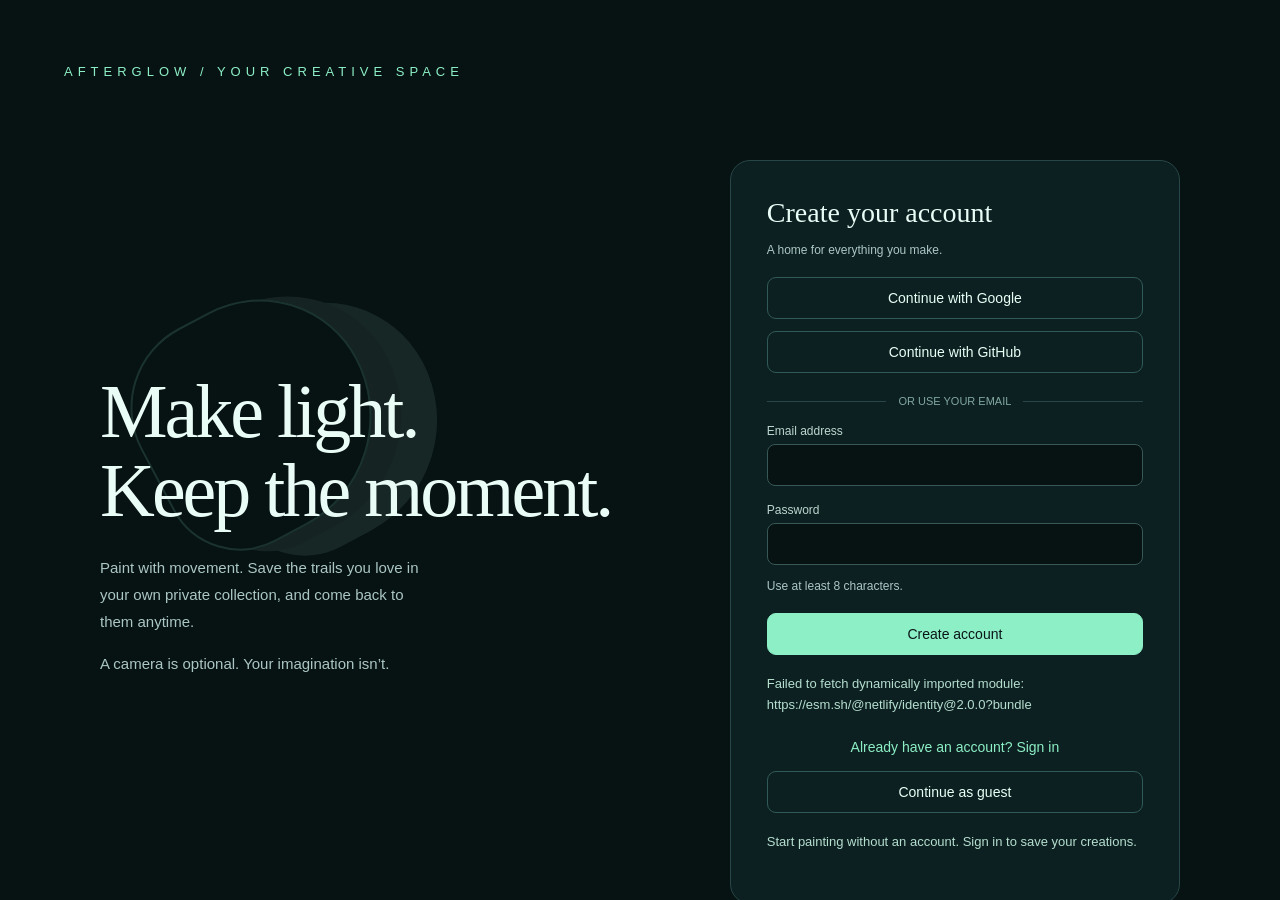
<file: index.html>
<!doctype html>
<html lang="en"><head><meta charset="utf-8"><meta name="viewport" content="width=device-width,initial-scale=1"><title>Afterglow: Paint Light Trails with Your Hands (Webcam Hand Tracking)</title>
<meta name="description" content="Afterglow lets you paint glowing, fading light trails in your browser. Use your webcam to draw with your fingertip, or simply use your mouse or touch screen. No install needed.">
<link rel="canonical" href="https://afterglooow.netlify.app/">
<meta name="google-site-verification" content="SqPLnMgJM1cCs8jsIj-606jAPmVUG7Ee90FeNB-w3LE" />
<meta name="theme-color" content="#020505">
<meta name="robots" content="index,follow,max-image-preview:large">
<meta property="og:type" content="website">
<meta property="og:site_name" content="Afterglow">
<meta property="og:title" content="Afterglow: Paint Light Trails with Your Hands">
<meta property="og:description" content="Afterglow lets you paint glowing, fading light trails in your browser. Use your webcam to draw with your fingertip, or simply use your mouse or touch screen. No install needed.">
<meta property="og:url" content="https://afterglooow.netlify.app/">
<meta property="og:image" content="https://afterglooow.netlify.app/og-image.png">
<meta property="og:image:width" content="1200">
<meta property="og:image:height" content="630">
<meta property="og:image:alt" content="Glowing green and violet light trails with the word AFTERGLOW">
<meta name="twitter:card" content="summary_large_image">
<meta name="twitter:title" content="Afterglow: Paint Light Trails with Your Hands">
<meta name="twitter:description" content="Afterglow lets you paint glowing, fading light trails in your browser. Use your webcam to draw with your fingertip, or simply use your mouse or touch screen. No install needed.">
<meta name="twitter:image" content="https://afterglooow.netlify.app/og-image.png">
<script type="application/ld+json">{"@context":"https://schema.org","@type":"WebApplication","name":"Afterglow","url":"https://afterglooow.netlify.app/","description":"Afterglow lets you paint glowing, fading light trails in your browser. Use your webcam to draw with your fingertip, or simply use your mouse or touch screen. No install needed.","applicationCategory":"MultimediaApplication","operatingSystem":"Any (web browser)","browserRequirements":"Requires a browser with WebGL2. A webcam is optional.","inLanguage":"en","image":"https://afterglooow.netlify.app/og-image.png","offers":{"@type":"Offer","price":"0","priceCurrency":"USD"}}</script><style>
:root{color-scheme:dark}*{box-sizing:border-box}body{margin:0;overflow:hidden;background:#020505;color:#e9fcf6;font:14px system-ui}#wall,#cursor{position:fixed;inset:0;display:block}#wall{touch-action:none}#cursor{pointer-events:none}#panel{position:fixed;z-index:3;top:16px;left:16px;width:310px;max-height:94vh;overflow:auto;padding:17px;background:#0a1719ed;border:1px solid #254749;border-radius:18px}h1{font-size:24px;letter-spacing:3px;margin:0 0 5px}#tag{font-size:10px;color:#80a9a4;letter-spacing:1.2px}p{font-size:12px;color:#abc7c4;line-height:1.5}button,select{background:#133033;border:1px solid #315958;border-radius:9px;color:#e5fff5;padding:8px;margin:3px;cursor:pointer}button:disabled{opacity:.45}label{display:flex;align-items:center;gap:7px;margin:10px 0;font-size:12px;color:#bbd6d0}.name{width:90px}input[type=range]{width:100px;accent-color:#73efba}input[type=checkbox]{accent-color:#73efba}input[type=color]{width:36px;height:26px;padding:0;border:0;background:none}output{min-width:40px;color:#d9fff0}#status{color:#8cefc5;font-size:12px;line-height:1.5;margin-top:12px}#stats{color:#789b96;font:10px monospace;margin-top:8px;white-space:pre-line}#camera{position:fixed;z-index:3;bottom:16px;right:16px;width:265px;background:#0a1719ed;border:1px solid #254749;border-radius:15px;overflow:hidden}header{display:flex;justify-content:space-between;padding:9px 12px;color:#a3c8bf;font-size:10px;letter-spacing:1px}#feed{position:relative;aspect-ratio:4/3;background:#030909;transform:scaleX(-1)}video{position:absolute;width:100%;height:100%;object-fit:contain}#landmarks{position:absolute;inset:0;width:100%;height:100%;pointer-events:none}#legend{font-size:11px;line-height:1.7;padding:9px 12px;color:#a3c8bf}#hint{position:fixed;bottom:18px;left:20px;max-width:48%;color:#608a7e;font-size:12px;pointer-events:none}#reveal{position:fixed;z-index:4;left:15px;top:12px;display:none}body.clean #panel,body.clean #camera,body.clean #hint{display:none}body.clean #reveal{display:block;opacity:.5}body.noPreview #camera{display:none}@media(max-width:650px){#panel{width:245px;top:10px;left:10px;padding:12px}#camera{width:175px;right:10px;bottom:10px}.name{width:75px}input[type=range]{width:80px}#hint{font-size:10px}}

#welcome{width:min(900px,calc(100% - 28px));max-height:calc(100dvh - 28px);padding:0;border:1px solid #315958;border-radius:22px;background:#0a1719;color:#e9fcf6;box-shadow:0 24px 100px #020505aa;overflow:auto}
#welcome::backdrop{background:#020909dc;backdrop-filter:blur(10px)}
.welcome-content{padding:clamp(22px,4vw,40px)}.welcome-eyebrow{color:#8cefc5;font-size:10px;letter-spacing:3px}.welcome-title{font-size:clamp(28px,5vw,44px);line-height:1.1;letter-spacing:-1px;margin:12px 0}.welcome-intro{max-width:580px;font-size:14px;margin:0 0 20px}.welcome-notice{padding:12px 15px;border-left:3px solid #8cefc5;background:#133033;border-radius:0 9px 9px 0;font-size:13px;line-height:1.6;color:#d9eee7}.welcome-columns{display:grid;grid-template-columns:.85fr 1.15fr;gap:30px;margin-top:24px}#welcome h3{font-size:11px;letter-spacing:2px;color:#8cefc5;margin:0 0 14px}.welcome-steps{padding-left:20px;margin:0}.welcome-steps li{padding:0 0 12px 4px;font-size:13px;line-height:1.6;color:#abc7c4}.welcome-steps strong{color:#e9fcf6}.welcome-settings{margin:0;display:grid;grid-template-columns:112px 1fr;gap:9px 12px;font-size:12px;line-height:1.5}.welcome-settings dt{color:#e9fcf6}.welcome-settings dd{margin:0;color:#abc7c4}.welcome-footer{border-top:1px solid #254749;margin-top:22px;padding-top:18px;display:flex;align-items:center;justify-content:space-between;gap:16px;flex-wrap:wrap}.welcome-footer p{margin:0;max-width:320px;font-size:11px}.welcome-actions{display:flex;gap:6px;flex-wrap:wrap}#welcome-start{background:#8cefc5;color:#0a1719;border-color:#8cefc5;font-weight:700}button:focus-visible,select:focus-visible,input:focus-visible{outline:2px solid #8cefc5;outline-offset:3px}button:hover:not(:disabled){filter:brightness(1.16)}@media(max-width:650px){.welcome-columns{grid-template-columns:1fr;gap:18px}.welcome-title{font-size:30px}.welcome-settings{grid-template-columns:100px 1fr}.welcome-footer{gap:12px}} 
.seo-text{position:absolute;width:1px;height:1px;margin:-1px;padding:0;overflow:hidden;clip:rect(0 0 0 0);white-space:nowrap;border:0}</style><link rel="stylesheet" href="accounts.css"></head><body><canvas id="wall"></canvas><canvas id="cursor"></canvas><button id="reveal">Show controls · H</button><section id="panel"><div id="account-bar"><div id="account-name"></div><button id="save-creation">Save creation</button><button id="open-gallery">My creations</button><button id="sign-out">Sign out</button><div id="save-status" role="status"></div></div><h1>AFTERGLOW</h1><div id="tag">INDEX TIP · OPEN HAND STOPS · 2D TRACKING</div><p>The index fingertip is your brush. Open all five fingers to stop and reposition. Every other detected pose paints—including a fist. Uses the working 2D gesture geometry, not the reverted 3D version.</p><button id="start">Enable camera</button><button id="stop" disabled>Stop</button><button id="clear">Clear wall</button><button id="recenter">Recalibrate focus</button><button id="hide">Hide controls</button><button id="help">How to play</button><label><span class="name">Hands</span><select id="handLimit"><option value="1">One (A only)</option><option value="2" selected>Two (A + B)</option></select></label><label><span class="name">Tracking</span><select id="delegate"><option>GPU</option><option>CPU</option></select></label><label><span class="name">Fade duration</span><input id="fade" type="range" min="1" max="20" value="5"><output id="fadeValue">5 s</output></label><label><span class="name">Brush size</span><input id="brush" type="range" min="5" max="55" value="18"><output id="brushValue">18 px</output></label><label><span class="name">Brightness</span><input id="brightness" type="range" min=".3" max="2" step=".1" value="1"><output id="brightnessValue">1×</output></label><label><span class="name">Smoothing</span><input id="smooth" type="range" min="0" max="70" value="5"><output id="smoothValue">5 ms</output></label><label><span class="name">Render scale</span><select id="quality"><option value=".65">Performance</option><option value="1" selected>Balanced</option><option value="1.5">High</option></select></label><label><span class="name">Hand A</span><input id="colorA" type="color" value="#68ffac"><span>Hand B</span><input id="colorB" type="color" value="#a88aff"></label><label><input id="preview" type="checkbox" checked> Camera preview</label><label><input id="cursors" type="checkbox" checked> Brush outlines</label><div id="status">Mouse/touch works immediately. Enable camera for finger painting.</div><div id="stats">Initializing WebGL2…</div></section><section id="camera"><header><span>OPEN HAND = OFF</span><span id="count">0 detected</span></header><div id="feed"><video id="video" autoplay muted playsinline></video><canvas id="landmarks"></canvas></div><div id="legend"><div id="handA">Hand A: waiting</div><div id="handB">Hand B: waiting for confirmation</div>All five fingers open = OFF.<br>Any other pose = paint from index tip.<br>Farther from webcam = wider, softer focus.<br>One visible hand always uses A.</div></section><div id="hint">C: clear · H: hide controls<br>Open all five fingers to reposition without painting.</div><section class="seo-text" aria-label="About Afterglow"><h2>Afterglow: webcam hand-tracking light painting</h2><p>Afterglow is a free browser app for painting glowing light trails with your hands. Your webcam tracks your index fingertip, which becomes the brush. Open all five fingers to pause and reposition, move closer or farther from the camera to change the brush size and softness, and use two hands to paint with two colors. Your marks slowly fade away. No camera? You can also paint with a mouse or touch screen. Sign in to save your creations, or continue as a guest.</p></section>

<dialog id="welcome" aria-labelledby="welcome-title" aria-describedby="welcome-intro">
<div class="welcome-content">
<div class="welcome-eyebrow">AFTERGLOW / A QUICK GUIDE</div>
<h2 class="welcome-title" id="welcome-title">Turn movement into light.</h2>
<p class="welcome-intro" id="welcome-intro">Paint glowing trails with your fingertips, experiment with two colors, and watch your marks slowly fade.</p>
<div class="welcome-notice"><strong>Best in landscape mode.</strong> Rotate your phone or tablet for more room to paint.<br><strong>Camera permission is required for hand tracking.</strong> Choose Enable camera below, then select Allow when your browser asks.</div>
<div class="welcome-columns">
<section><h3>HOW TO INTERACT</h3><ol class="welcome-steps">
<li><strong>Find your hands.</strong> Face the camera and hold an open palm in view briefly to calibrate focus.</li>
<li><strong>Paint with your index fingertip.</strong> Move your hand to draw. Every pose except a fully open hand paints, including a fist.</li>
<li><strong>Open all five fingers to pause.</strong> Reposition with your hand open, then change your pose to paint again.</li>
<li><strong>Play with depth and color.</strong> Move farther from the camera for wider, softer marks. Use two hands for two brushes; a single visible hand always uses Hand A.</li>
<li><strong>Or use mouse and touch.</strong> Click and drag, or touch and drag, to paint without a camera. Release to stop.</li>
</ol><p>Press <strong>C</strong> to clear and <strong>H</strong> to hide or show controls. Use <strong>How to play</strong> to reopen this guide.</p></section>
<section><h3>YOUR LEFT-SIDE CONTROLS</h3><dl class="welcome-settings">
<dt>Camera / Stop</dt><dd>Enable hand tracking or stop the camera.</dd>
<dt>Clear wall</dt><dd>Erase all current trails and start fresh.</dd>
<dt>Recalibrate focus</dt><dd>Reset depth-based brush sizing, then hold an open palm in view.</dd>
<dt>Hide controls</dt><dd>Hide the panel and preview for more painting space.</dd>
<dt>Hands</dt><dd>Track one brush (A) or two brushes (A + B).</dd>
<dt>Tracking</dt><dd>Choose GPU or CPU before enabling the camera. Try CPU if GPU tracking fails.</dd>
<dt>Fade duration</dt><dd>Set how long trails remain visible: 1–20 seconds.</dd>
<dt>Brush size</dt><dd>Adjust the base width of your marks.</dd>
<dt>Brightness</dt><dd>Make the light softer or more intense.</dd>
<dt>Smoothing</dt><dd>Increase for steadier movement; decrease for a quicker response.</dd>
<dt>Render scale</dt><dd>Choose Performance, Balanced, or High to trade detail for speed.</dd>
<dt>Hand A / Hand B</dt><dd>Pick each brush’s color. Mouse and touch use Hand A.</dd>
<dt>Camera preview</dt><dd>Show or hide the video and hand-tracking overlay.</dd>
<dt>Brush outlines</dt><dd>Show or hide the brush position and size guides.</dd>
</dl></section>
</div>
<div class="welcome-footer"><p>You can start without a camera and enable it later from the left panel.</p><div class="welcome-actions"><button id="welcome-explore" autofocus>Try mouse / touch</button><button id="welcome-start">Enable camera &amp; paint</button></div></div>
</div></dialog>
<script>
const welcome = document.getElementById('welcome');
let welcomeTrigger = null;
function openWelcome(trigger) { welcomeTrigger = trigger; welcome.showModal(); }
function closeWelcome() { welcome.close(); (welcomeTrigger || document.getElementById('help')).focus(); }
document.getElementById('welcome-explore').onclick = closeWelcome;
document.getElementById('welcome-start').onclick = () => { closeWelcome(); document.getElementById('start').click(); };
document.getElementById('help').onclick = event => openWelcome(event.currentTarget);
welcome.addEventListener('cancel', event => { event.preventDefault(); closeWelcome(); });
// Account initialization opens the guide after authentication.
</script>
<script type="module">
const WORKER="let tracker;onmessage=async({data:d})=>{try{if(d.type==='init'){const {HandLandmarker,FilesetResolver}=await import('https://cdn.jsdelivr.net/npm/@mediapipe/tasks-vision@0.10.14/vision_bundle.mjs');const files=await FilesetResolver.forVisionTasks('https://cdn.jsdelivr.net/npm/@mediapipe/tasks-vision@0.10.14/wasm');const o={baseOptions:{modelAssetPath:'https://storage.googleapis.com/mediapipe-models/hand_landmarker/hand_landmarker/float16/1/hand_landmarker.task',delegate:d.delegate},runningMode:'VIDEO',numHands:d.numHands,minHandDetectionConfidence:.5,minHandPresenceConfidence:.4,minTrackingConfidence:.4};let backend=d.delegate;try{tracker=await HandLandmarker.createFromOptions(files,o)}catch(e){if(backend==='CPU')throw e;o.baseOptions.delegate=backend='CPU';tracker=await HandLandmarker.createFromOptions(files,o)}postMessage({type:'ready',backend})}else if(d.type==='frame'){try{const t=performance.now(),r=tracker.detectForVideo(d.bitmap,d.timestamp);postMessage({type:'result',hands:r.landmarks,w:d.bitmap.width,h:d.bitmap.height,ms:performance.now()-t})}finally{d.bitmap.close()}}}catch(e){postMessage({type:'error',message:e.message})}};";
const $=id=>document.getElementById(id),wall=$('wall'),cursor=$('cursor'),cc=cursor.getContext('2d'),video=$('video'),overlay=$('landmarks'),lc=overlay.getContext('2d'),status=$('status');
const gl=wall.getContext('webgl2',{alpha:false,antialias:false,depth:false,stencil:false,powerPreference:'high-performance',preserveDrawingBuffer:false});if(!gl){status.textContent='WebGL2 unavailable. Enable graphics acceleration.';throw new Error('WebGL2 required')}
const VS=`#version 300 es
precision highp float;
layout(location=0) in vec2 center;layout(location=1) in float radius;layout(location=2) in vec3 color;layout(location=3) in float energy;layout(location=4) in float born;
uniform vec2 viewportSize;uniform float now;uniform float lifetime;out vec2 uv;out vec3 ink;out float strength;
void main(){vec2 corners[6]=vec2[6](vec2(-1,-1),vec2(1,-1),vec2(-1,1),vec2(-1,1),vec2(1,-1),vec2(1,1));uv=corners[gl_VertexID];vec2 p=center+uv*radius*2.4;gl_Position=vec4(p.x/viewportSize.x*2.-1.,1.-p.y/viewportSize.y*2.,0,1);float remaining=clamp(1.-max(0.,now-born)/lifetime,0.,1.);strength=energy*remaining*remaining;ink=color;}`;
const FS=`#version 300 es
precision highp float;in vec2 uv;in vec3 ink;in float strength;out vec4 outputColor;
void main(){float d=length(uv);if(d>=1.||strength<=0.)discard;float halo=exp(-d*d*5.)*(1.-smoothstep(.72,1.,d))*.16;float body=exp(-d*d*40.)*.7;float core=exp(-d*d*200.)*.55;outputColor=vec4((ink*(halo+body)+mix(ink,vec3(1.),.8)*core)*strength,1.);}`;
function shader(type,source){const s=gl.createShader(type);gl.shaderSource(s,source);gl.compileShader(s);if(!gl.getShaderParameter(s,gl.COMPILE_STATUS))throw new Error(gl.getShaderInfoLog(s));return s}const program=gl.createProgram();gl.attachShader(program,shader(gl.VERTEX_SHADER,VS));gl.attachShader(program,shader(gl.FRAGMENT_SHADER,FS));gl.linkProgram(program);if(!gl.getProgramParameter(program,gl.LINK_STATUS))throw new Error(gl.getProgramInfoLog(program));gl.useProgram(program);const vao=gl.createVertexArray();gl.bindVertexArray(vao);const buffer=gl.createBuffer();gl.bindBuffer(gl.ARRAY_BUFFER,buffer);const MAX=16000,upload=new Float32Array(MAX*8);gl.bufferData(gl.ARRAY_BUFFER,upload.byteLength,gl.DYNAMIC_DRAW);for(const [loc,size,offset] of [[0,2,0],[1,1,2],[2,3,3],[3,1,6],[4,1,7]]){gl.enableVertexAttribArray(loc);gl.vertexAttribPointer(loc,size,gl.FLOAT,false,32,offset*4);gl.vertexAttribDivisor(loc,1)}const uniforms={viewport:gl.getUniformLocation(program,'viewportSize'),now:gl.getUniformLocation(program,'now'),lifetime:gl.getUniformLocation(program,'lifetime')};gl.enable(gl.BLEND);gl.blendFunc(gl.ONE,gl.ONE);gl.disable(gl.DEPTH_TEST);const debug=gl.getExtension('WEBGL_debug_renderer_info'),rendererName=debug?gl.getParameter(debug.UNMASKED_RENDERER_WEBGL):gl.getParameter(gl.RENDERER);
const lp=(a,x,p)=>p+a*(x-p),af=(c,dt)=>1/(1+1/(2*Math.PI*c)/dt);
function oneEuro(f,x,t,minCut=1.5,beta=7){if(f.x===null||t-f.t>.25){f.x=x;f.dx=0;f.t=t;return x}const dt=Math.max(t-f.t,.001);f.dx=lp(af(1,dt),(x-f.x)/dt,f.dx);f.x=lp(af(minCut+beta*Math.abs(f.dx),dt),x,f.x);f.t=t;return f.x}
const GAP_GRACE=120,B_CONFIRM=200,B_CANDIDATE_GAP=85,PAINT_CONFIRM=45,STOP_CONFIRM=65;
let W=innerWidth,H=innerHeight,stamps=[],gestureReleases=0,longLosses=0,reconnections=0,secondCandidate=null;
const origin=performance.now()/1000;
function newHand(id){return {id,fx:{x:null,dx:0,t:0},fy:{x:null,dx:0,t:0},x:0,y:0,nx:.5,ny:.5,active:false,visible:false,confirmed:id===0,lastSeen:0,lastCenter:null,painting:false,pose:'none',poseSince:0,poseFrames:0,pending:false,refSize:null,samples:[],scale:1,measuredScale:1,stroke:null,label:'waiting'}}
const hands=[newHand(0),newHand(1)],pointer={id:null,active:false,x:0,y:0,stroke:null};
function resize(){const ow=W,oh=H;W=innerWidth;H=innerHeight;const scale=Math.min(Number($('quality').value),devicePixelRatio||1);wall.width=Math.max(1,Math.round(W*scale));wall.height=Math.max(1,Math.round(H*scale));wall.style.width=W+'px';wall.style.height=H+'px';cursor.width=W;cursor.height=H;cursor.style.width=W+'px';cursor.style.height=H+'px';gl.viewport(0,0,wall.width,wall.height);for(const p of stamps){p[0]*=W/ow;p[1]*=H/oh}for(const h of hands){h.x*=W/ow;h.y*=H/oh;h.stroke=null}pointer.stroke=null}resize();addEventListener('resize',resize);$('quality').onchange=resize;
function color(id){return $(id?'colorB':'colorA').value}function rgb(hex){return [parseInt(hex.slice(1,3),16)/255,parseInt(hex.slice(3,5),16)/255,parseInt(hex.slice(5,7),16)/255]}
const LIGHT_DENSITY=1.3,renderPoint=new Float64Array(8),renderEnd=new Float64Array(8);
function spacing(r){return Math.max(2,r*.2)}
function deposit(x,y,r,red,green,blue,power,time,representedDistance){const d=[x,y,r,red,green,blue,LIGHT_DENSITY*power*representedDistance/Math.max(r,.1),time];d.alive=true;stamps.push(d);return d}
function feed(s,x,y,r,red,green,blue,power,time){const a=s.input,dx=x-a[0],dy=y-a[1],len=Math.hypot(dx,dy);if(len>1e-8){let used=0;while(len-used+1e-8>=s.remaining){used+=s.remaining;const t=Math.min(1,used/len),rr=a[2]+(r-a[2])*t,step=spacing(rr);s.lastDab=deposit(a[0]+dx*t,a[1]+dy*t,rr,a[3]+(red-a[3])*t,a[4]+(green-a[4])*t,a[5]+(blue-a[5])*t,a[6]+(power-a[6])*t,a[7]+(time-a[7])*t,step);s.representedStep=step;s.remaining=step;s.distanceSinceOutput=0;s.lastRefresh=time}const left=Math.max(0,len-used);s.remaining-=left;s.distanceSinceOutput+=left}a[0]=x;a[1]=y;a[2]=r;a[3]=red;a[4]=green;a[5]=blue;a[6]=power;a[7]=time}
function quadratic(source,x,y,r,c,time,power){const p=renderPoint;p[0]=x;p[1]=y;p[2]=r;p[3]=c[0];p[4]=c[1];p[5]=c[2];p[6]=power;p[7]=time;if(!source.stroke){const step=spacing(r);source.stroke={last:new Float64Array(p),mid:new Float64Array(p),input:new Float64Array(p),remaining:step,distanceSinceOutput:0,representedStep:step,lastDab:deposit(x,y,r,c[0],c[1],c[2],power,time,step),lastRefresh:time};return}const s=source.stroke,a=s.mid,b=s.last;if(Math.hypot(x-b[0],y-b[1])>Math.max(W,H)*.18){source.stroke=null;quadratic(source,x,y,r,c,time,power);return}const e=renderEnd;for(let k=0;k<8;k++)e[k]=(b[k]+p[k])*.5;const len=Math.hypot(b[0]-a[0],b[1]-a[1])+Math.hypot(e[0]-b[0],e[1]-b[1]),steps=Math.min(64,Math.max(1,Math.ceil(len/Math.max(3,spacing(r)))));for(let i=1;i<=steps;i++){const t=i/steps,u=1-t,aa=u*u,bb=2*u*t,ee=t*t;feed(s,aa*a[0]+bb*b[0]+ee*e[0],aa*a[1]+bb*b[1]+ee*e[1],aa*a[2]+bb*b[2]+ee*e[2],aa*a[3]+bb*b[3]+ee*e[3],aa*a[4]+bb*b[4]+ee*e[4],aa*a[5]+bb*b[5]+ee*e[5],aa*a[6]+bb*b[6]+ee*e[6],aa*a[7]+bb*b[7]+ee*e[7])}if(Math.hypot(x-b[0],y-b[1])<.12&&time-s.lastRefresh>=.08&&s.lastDab){const d=s.lastDab;d[2]=r;d[3]=c[0];d[4]=c[1];d[5]=c[2];d[6]=LIGHT_DENSITY*power*s.representedStep/Math.max(r,.1);d[7]=time;if(!d.alive){d.alive=true;stamps.push(d)}s.lastRefresh=time} s.last.set(p);s.mid.set(e)}
function finish(source){if(!source.stroke)return;const s=source.stroke,p=s.last;feed(s,p[0],p[1],p[2],p[3],p[4],p[5],p[6],p[7]);if(s.distanceSinceOutput>.02)deposit(p[0],p[1],p[2],p[3],p[4],p[5],p[6],p[7],s.distanceSinceOutput);source.stroke=null}
function deactivate(h,reason){h.active=false;h.visible=false;h.painting=false;h.pose='none';h.poseFrames=0;h.pending=false;h.stroke=null;h.label=reason;if(h.id===1)h.confirmed=false}
function outline(h,r,c,on){cc.strokeStyle=c;cc.globalAlpha=h.visible===false?.25:on?.85:.4;cc.lineWidth=on?1.4:1;cc.setLineDash(h.visible===false||!on?[4,5]:[]);cc.beginPath();cc.arc(h.x,h.y,r,0,Math.PI*2);cc.stroke();cc.setLineDash([]);cc.fillStyle=c;cc.font='11px system-ui';cc.fillText(h.id===1?'B':'A',h.x+r+6,h.y+3);cc.globalAlpha=1}
let previous=performance.now(),statsStart=previous,frames=0,updates=0,inference=0,backend='off',roundTrip=0,lastResultAt=0,intervals=[],buildTime=0;
function percentile(v,p){if(!v.length)return 0;const a=[...v].sort((x,y)=>x-y);return a[Math.floor((a.length-1)*p)]}
function frame(now){requestAnimationFrame(frame);const started=performance.now(),dt=Math.min((now-previous)/1000,.1),time=now/1000-origin;previous=now;const base=Number($('brush').value),power=Number($('brightness').value),life=Number($('fade').value),tau=Number($('smooth').value)/1000;let live=0;for(let i=0;i<stamps.length;i++){const d=stamps[i];if(time-d[7]<life)stamps[live++]=d;else d.alive=false}stamps.length=live;cc.clearRect(0,0,W,H);
for(const h of hands){if(h.id===1&&($('handLimit').value==='1'||!h.confirmed))continue;const age=now-h.lastSeen;if(h.active&&age>GAP_GRACE){deactivate(h,'lost >120 ms — stroke ended');longLosses++}if(!h.active)continue;const alpha=tau<=0?1:1-Math.exp(-dt/tau);h.x+=(h.nx*W-h.x)*alpha;h.y+=(h.ny*H-h.y)*alpha;h.scale+=(h.measuredScale-h.scale)*(1-Math.exp(-dt/.1));const r=base*h.scale,p=power*Math.max(.45,Math.min(1.7,1/Math.max(h.scale,.001)));if(h.visible&&age<Math.min(GAP_GRACE,90)&&h.painting&&!h.pending)quadratic(h,h.x,h.y,r,rgb(color(h.id)),time,p);if($('cursors').checked)outline(h,r,color(h.id),h.painting&&!h.pending)}
if(pointer.active)quadratic(pointer,pointer.x,pointer.y,base,rgb(color(0)),time,power);if(pointer.active&&$('cursors').checked)outline(pointer,base,color(0),true);if(stamps.length>MAX){const drop=stamps.length-MAX;for(let i=0;i<drop;i++)stamps[i].alive=false;stamps.copyWithin(0,drop);stamps.length=MAX}let offset=0;for(let i=0;i<stamps.length;i++){const d=stamps[i];for(let k=0;k<8;k++)upload[offset++]=d[k]}gl.clearColor(.002,.008,.007,1);gl.clear(gl.COLOR_BUFFER_BIT);if(stamps.length){gl.useProgram(program);gl.bindVertexArray(vao);gl.bindBuffer(gl.ARRAY_BUFFER,buffer);gl.bufferSubData(gl.ARRAY_BUFFER,0,upload,0,offset);gl.uniform2f(uniforms.viewport,W,H);gl.uniform1f(uniforms.now,time);gl.uniform1f(uniforms.lifetime,life);gl.drawArraysInstanced(gl.TRIANGLES,0,6,stamps.length)}if(window.afterglowCapture){const capture=window.afterglowCapture;window.afterglowCapture=null;try{capture.resolve(wall.toDataURL('image/png'))}catch(error){capture.reject(error)}}buildTime=buildTime*.9+(performance.now()-started)*.1;if(tracking&&busy&&now-sentAt>10000)stop('Tracking timed out. Restart camera.');frames++;if(now-statsStart>=1000){const sec=(now-statsStart)/1000,s=stream?.getVideoTracks()[0]?.getSettings();$('stats').textContent=`WebGL2 ${(frames/sec).toFixed(0)} FPS · tracking ${(updates/sec).toFixed(1)} Hz\nCamera ${s?.width||0}×${s?.height||0} @ ${s?.frameRate?.toFixed(0)||0}\nInference ${inference.toFixed(1)} ms · ${backend}\nRound trip ${roundTrip.toFixed(1)} ms\nCPU render submission ${buildTime.toFixed(1)} ms\nIntervals p50/p95 ${percentile(intervals,.5).toFixed(1)}/${percentile(intervals,.95).toFixed(1)} ms\nLive dots ${stamps.length}/${MAX}\nOpen-hand stops ${gestureReleases} · losses ${longLosses}\nGesture geometry: original 2D\nBrowser-reported renderer: ${String(rendererName).slice(0,65)}`;for(const h of hands){const e=$(h.id?'handB':'handA');e.textContent='Hand '+(h.id?'B':'A')+': '+(h.id===1&&$('handLimit').value==='1'?'disabled':h.label);e.style.color=color(h.id)}frames=updates=0;statsStart=now}}
function clear(){for(const d of stamps)d.alive=false;stamps.length=0;hands.forEach(h=>h.stroke=null);pointer.stroke=null}$('clear').onclick=clear;function hide(){document.body.classList.toggle('clean')}$('hide').onclick=hide;$('reveal').onclick=hide;$('preview').onchange=()=>document.body.classList.toggle('noPreview',!$('preview').checked);for(const [id,suffix] of [['fade',' s'],['brush',' px'],['brightness','×'],['smooth',' ms']])$(id).oninput=()=>$(id+'Value').textContent=$(id).value+suffix;$('recenter').onclick=()=>{for(const h of hands){h.refSize=null;h.samples=[];h.scale=h.measuredScale=1;h.stroke=null}status.textContent='Hold an open palm to recalibrate focus.'};
const PALM=[0,5,9,13,17],LINKS=[[0,1],[1,2],[2,3],[3,4],[0,5],[5,6],[6,7],[7,8],[5,9],[9,10],[10,11],[11,12],[9,13],[13,14],[14,15],[15,16],[13,17],[0,17],[17,18],[18,19],[19,20]];
function palm(l){return {x:PALM.reduce((s,i)=>s+l[i].x,0)/5,y:PALM.reduce((s,i)=>s+l[i].y,0)/5}}function distance(a,b){return Math.hypot(a.x-b.x,a.y-b.y)}
// Deliberately keep the working 2D geometry. No depth-based gesture tests.
function metric(a,b,aspect){return Math.hypot(a.x-b.x,(a.y-b.y)*aspect)}
function jointAngle(a,b,c,aspect){const ax=a.x-b.x,ay=(a.y-b.y)*aspect,cx=c.x-b.x,cy=(c.y-b.y)*aspect,den=Math.hypot(ax,ay)*Math.hypot(cx,cy);return den<1e-9?0:Math.acos(Math.max(-1,Math.min(1,(ax*cx+ay*cy)/den)))*180/Math.PI}
function fingerState(l,base,aspect){const m=l[base],p=l[base+1],d=l[base+2],tip=l[base+3],pip=jointAngle(m,p,d,aspect),dip=jointAngle(p,d,tip,aspect),reach=metric(tip,l[0],aspect)/Math.max(metric(p,l[0],aspect),1e-6);return {extended:pip>150&&dip>145&&reach>1.05,curled:pip<145||reach<1.02}}
function classifyPose(l,aspect){const fingers=[5,9,13,17].map(base=>fingerState(l,base,aspect));const fourFingersOpen=fingers.every(finger=>finger.extended);const thumbMcpAngle=jointAngle(l[1],l[2],l[3],aspect),thumbIpAngle=jointAngle(l[2],l[3],l[4],aspect);const thumbOpen=thumbMcpAngle>135&&thumbIpAngle>140&&metric(l[4],l[17],aspect)>metric(l[3],l[17],aspect)*1.05;return fourFingersOpen&&thumbOpen?'open':'point'}
function updateGesture(h,pose,now){if(pose!==h.pose){h.pose=pose;h.poseSince=now;h.poseFrames=1}else h.poseFrames++;const wants=pose!=='open';h.pending=h.painting&&!wants;if(h.pending)finish(h);const delay=wants?PAINT_CONFIRM:STOP_CONFIRM;if(wants!==h.painting&&h.poseFrames>=2&&now-h.poseSince>=delay){h.painting=wants;h.pending=false;h.stroke=null;if(!wants)gestureReleases++}h.label=(h.painting&&!h.pending?'PAINTING · index tip':pose==='open'?'open hand · OFF':'resuming paint')+(!h.refSize?' · calibrating':'')}
function process(l,h,w,height,now){if(!l||l.length<21||l.some(p=>!Number.isFinite(p.x)||!Number.isFinite(p.y)))return false;const p=palm(l),aspect=height/w,dist=(a,b)=>metric(a,b,aspect),size=Math.sqrt(dist(l[0],l[9])*dist(l[5],l[17])),palmLength=dist(l[0],l[9]);if(size<.008||palmLength<.008)return false;const pose=classifyPose(l,aspect),tip=l[8],nx=Math.max(0,Math.min(1,(1-tip.x-.1)/.8)),ny=Math.max(0,Math.min(1,(tip.y-.1)/.8)),gap=now-h.lastSeen,wasMissing=!h.visible;if(h.active&&wasMissing){const d=Math.hypot(nx*W-h.x,ny*H-h.y);if(gap>GAP_GRACE||d>Math.min(125,Math.min(W,H)*.14)){h.stroke=null;h.painting=false;h.pending=false;h.pose='none';h.poseFrames=0;h.active=false}else reconnections++}if(!h.active){h.x=nx*W;h.y=ny*H;h.stroke=null;h.painting=false;h.pending=false;h.pose='none';h.poseFrames=0}h.nx=nx;h.ny=ny;h.active=h.visible=true;h.lastSeen=now;h.lastCenter=p;if(!h.refSize&&size>.012&&pose==='open'){h.samples.push(size);if(h.samples.length>=10){h.refSize=[...h.samples].sort((a,b)=>a-b)[5];h.samples=[]}}
const distanceRatio = h.refSize
  ? h.refSize / Math.max(size, .001)
  : 1;

h.measuredScale = Math.max(
  0.25,
  Math.min(4.0, Math.pow(distanceRatio, 4))
);
updateGesture(h,pose,now);return true}
function draw(l,id,w,height,tentative=false){const u=w/640,c=tentative?'#6f8580':color(id);lc.strokeStyle=c;lc.lineWidth=3*u;lc.globalAlpha=tentative?.55:1;for(const [a,b] of LINKS){lc.beginPath();lc.moveTo(l[a].x*w,l[a].y*height);lc.lineTo(l[b].x*w,l[b].y*height);lc.stroke()}for(let i=0;i<21;i++){lc.beginPath();lc.arc(l[i].x*w,l[i].y*height,(i===8?8:3.5)*u,0,Math.PI*2);lc.fillStyle=tentative?c:i===8?'#ffffff':c;lc.fill()}lc.strokeStyle=!tentative&&hands[id].painting&&!hands[id].pending?'#ffffff':c;lc.lineWidth=2*u;lc.beginPath();lc.arc(l[8].x*w,l[8].y*height,15*u,0,Math.PI*2);lc.stroke();lc.globalAlpha=1}
function receive(landmarks,w,height,now){if(overlay.width!==w||overlay.height!==height){overlay.width=w;overlay.height=height;$('feed').style.aspectRatio=w+'/'+height}lc.clearRect(0,0,w,height);const seen=new Set(),show=$('preview').checked&&!document.body.classList.contains('clean');if(!landmarks.length){for(const h of hands){h.visible=false;h.poseFrames=0;if(h.active)h.label='brief gap — no guessed paint'}if(secondCandidate&&now-secondCandidate.lastSeen>B_CANDIDATE_GAP)secondCandidate=null;$('count').textContent='0 detected';status.textContent='Tracking missing: paused. No guessed paint.';return}const points=landmarks.map(palm),a=hands[0],b=hands[1];let primary=0,secondary=-1;if(landmarks.length>=2&&$('handLimit').value==='2'){if(a.lastCenter&&now-a.lastSeen<1500){if(b.confirmed&&b.lastCenter&&now-b.lastSeen<GAP_GRACE){const keep=distance(a.lastCenter,points[0])+distance(b.lastCenter,points[1]),swap=distance(a.lastCenter,points[1])+distance(b.lastCenter,points[0]);primary=keep<=swap?0:1}else primary=distance(a.lastCenter,points[0])<=distance(a.lastCenter,points[1])?0:1}else primary=points[0].x>points[1].x?0:1;secondary=1-primary}else{primary=0;secondCandidate=null;if(b.confirmed&&b.lastCenter&&a.lastCenter&&distance(b.lastCenter,points[0])+.04<distance(a.lastCenter,points[0])&&now-b.lastSeen<GAP_GRACE){finish(a);for(const key of ['refSize','scale','measuredScale','x','y','nx','ny','active','lastSeen','lastCenter'])a[key]=b[key];a.samples=[...b.samples];a.fx.x=a.fy.x=null;a.visible=false;a.stroke=null;a.painting=false;a.pending=false;a.pose='none';a.poseFrames=0;b.stroke=null}}if(process(landmarks[primary],a,w,height,now))seen.add(0);if(show)draw(landmarks[primary],0,w,height);if(secondary>=0){const p=points[secondary],separation=distance(points[primary],p);let admitted=b.confirmed&&now-b.lastSeen<=GAP_GRACE;if(!admitted&&separation>=.10){if(!secondCandidate||now-secondCandidate.lastSeen>B_CANDIDATE_GAP||distance(secondCandidate.center,p)>.14)secondCandidate={since:now,lastSeen:now,center:p,count:1};else{secondCandidate.lastSeen=now;secondCandidate.center=p;secondCandidate.count++}if(now-secondCandidate.since>=B_CONFIRM&&secondCandidate.count>=5){Object.assign(b,newHand(1));b.confirmed=true;admitted=true;secondCandidate=null}else b.label='confirming second hand '+Math.min(B_CONFIRM,Math.round(now-secondCandidate.since))+'/200 ms'}else if(!admitted){secondCandidate=null;b.label='second detection too close — ignored'}if(admitted){if(process(landmarks[secondary],b,w,height,now))seen.add(1);if(show)draw(landmarks[secondary],1,w,height)}else if(show)draw(landmarks[secondary],1,w,height,true)}for(const h of hands)if(!seen.has(h.id)){h.visible=false;h.poseFrames=0;if(h.id===1&&landmarks.length===1)h.label=h.active?'paused — one visible hand uses A':'inactive — one visible hand uses A';else if(h.active)h.label='brief gap — identity retained'}$('count').textContent=landmarks.length+' detected · '+(seen.has(1)?'A+B':'A');status.textContent='Only a fully open hand stops painting. '+(seen.has(1)?'Two brushes confirmed.':secondary>=0?'Confirming B.':'One visible hand uses A.')}
wall.addEventListener('pointerdown',e=>{if(pointer.active)return;wall.setPointerCapture(e.pointerId);pointer.id=e.pointerId;pointer.active=true;pointer.stroke=null;pointer.x=e.clientX;pointer.y=e.clientY});wall.addEventListener('pointermove',e=>{if(pointer.active&&pointer.id===e.pointerId){pointer.x=e.clientX;pointer.y=e.clientY}});function pointerUp(e){if(e.pointerId!==pointer.id)return;finish(pointer);pointer.active=false;pointer.id=null}wall.addEventListener('pointerup',pointerUp);wall.addEventListener('pointercancel',pointerUp);addEventListener('keydown',e=>{if(document.querySelector('dialog[open]')||!document.getElementById('auth-screen').hidden||!document.getElementById('gallery-screen').hidden||e.target.matches('input,select,button'))return;if(e.key.toLowerCase()==='c')clear();if(e.key.toLowerCase()==='h')hide()});
let worker=null,url=null,stream=null,tracking=false,busy=false,session=0,callback=null,lastSentMediaTime=-1,lastFallbackTime=-1,sentAt=0,lastTimestamp=-1,loadCancel=null;
function stop(message='Camera stopped. Existing trails fade; mouse drawing still works.'){session++;tracking=false;if(loadCancel){const cancel=loadCancel;loadCancel=null;cancel()}if(callback!==null){if(video.cancelVideoFrameCallback)video.cancelVideoFrameCallback(callback);else cancelAnimationFrame(callback)}callback=null;worker?.terminate();worker=null;if(url)URL.revokeObjectURL(url);url=null;stream?.getTracks().forEach(t=>t.stop());stream=null;video.srcObject=null;busy=false;secondCandidate=null;lastSentMediaTime=-1;for(let i=0;i<2;i++)Object.assign(hands[i],newHand(i));lc.clearRect(0,0,overlay.width,overlay.height);$('start').disabled=false;$('stop').disabled=true;$('delegate').disabled=false;$('handLimit').disabled=false;$('count').textContent='0 detected';backend='off';status.textContent=message}$('stop').onclick=()=>stop();
async function pump(){if(!tracking||busy||!worker||video.readyState<2)return;const mediaTime=video.currentTime;if(mediaTime===lastSentMediaTime)return;busy=true;lastSentMediaTime=mediaTime;sentAt=performance.now();const token=session;try{const bitmap=await createImageBitmap(video),captured=performance.now();if(token!==session||!worker||!tracking){bitmap.close();return}const timestamp=Math.max(captured,lastTimestamp+.001);lastTimestamp=timestamp;worker.postMessage({type:'frame',bitmap,timestamp},[bitmap])}catch(e){if(token===session)stop('Capture failed: '+e.message)}}
function watchFrames(){if(!tracking)return;if(video.requestVideoFrameCallback)callback=video.requestVideoFrameCallback(()=>{if(!tracking)return;pump();watchFrames()});else callback=requestAnimationFrame(()=>{if(!tracking)return;if(video.currentTime!==lastFallbackTime){lastFallbackTime=video.currentTime;pump()}watchFrames()})}
$('start').onclick=async()=>{stop();const token=session;$('start').disabled=true;$('stop').disabled=false;$('delegate').disabled=true;$('handLimit').disabled=true;status.textContent='Loading hand tracker…';intervals=[];lastResultAt=0;updates=0;inference=roundTrip=0;gestureReleases=longLosses=reconnections=0;try{if(!navigator.mediaDevices?.getUserMedia)throw new Error('Camera requires HTTPS or localhost.');url=URL.createObjectURL(new Blob([WORKER],{type:'text/javascript'}));worker=new Worker(url,{type:'classic'});await new Promise((resolve,reject)=>{const fail=e=>{clearTimeout(timer);loadCancel=null;reject(e)},timer=setTimeout(()=>fail(new Error('Model loading timed out.')),60000);loadCancel=()=>fail(new Error('Cancelled'));worker.onerror=e=>fail(new Error(e.message||'Worker failed'));worker.onmessage=({data:d})=>{if(d.type==='ready'){clearTimeout(timer);loadCancel=null;backend=d.backend;resolve()}else if(d.type==='error')fail(new Error(d.message))};worker.postMessage({type:'init',delegate:$('delegate').value,numHands:Number($('handLimit').value)})});if(token!==session)return;const acquired=await navigator.mediaDevices.getUserMedia({video:{width:{ideal:1280},height:{ideal:720},frameRate:{ideal:60},facingMode:'user'},audio:false});if(token!==session){acquired.getTracks().forEach(t=>t.stop());return}stream=acquired;video.srcObject=stream;await video.play();if(token!==session)return;tracking=true;lastSentMediaTime=lastFallbackTime=-1;lastTimestamp=-1;worker.onerror=e=>stop('Worker failed: '+e.message);worker.onmessage=({data:d})=>{if(d.type==='error'){stop('Tracking failed: '+d.message);return}if(d.type==='result'){busy=false;const now=performance.now();roundTrip=roundTrip?roundTrip*.8+(now-sentAt)*.2:now-sentAt;inference=inference?inference*.8+d.ms*.2:d.ms;if(lastResultAt){intervals.push(now-lastResultAt);if(intervals.length>120)intervals.shift()}lastResultAt=now;updates++;receive(d.hands,d.w,d.h,now);pump()}};watchFrames();pump();status.textContent='Open all five fingers briefly to calibrate focus. Any other pose paints.'}catch(e){if(token===session)stop('Could not start: '+e.name+': '+e.message)}};
wall.addEventListener('webglcontextlost',e=>{e.preventDefault();stop('Graphics context lost. Reload to restore rendering.')});document.addEventListener('visibilitychange',()=>{if(document.hidden){pointer.active=false;pointer.stroke=null;if(tracking||$('start').disabled)stop('Camera stopped while tab was hidden. Enable it to resume.')}});addEventListener('beforeunload',()=>stop());requestAnimationFrame(frame);
</script><section id="auth-screen" class="account-screen" aria-labelledby="auth-title">
<div class="brand">AFTERGLOW / YOUR CREATIVE SPACE</div>
<div class="auth-layout"><div class="auth-art"><h2>Make light.<br>Keep the moment.</h2><p>Paint with movement. Save the trails you love in your own private collection, and come back to them anytime.</p><p>A camera is optional. Your imagination isn’t.</p></div>
<div class="auth-form"><h2 id="auth-title">Create your account</h2><p id="auth-description">A home for everything you make.</p>
<button class="provider" data-provider="google">Continue with Google</button><button class="provider" data-provider="github">Continue with GitHub</button><div class="divider">OR USE YOUR EMAIL</div>
<form id="email-form"><label for="email">Email address</label><input id="email" type="email" autocomplete="email" required maxlength="254"><label for="password">Password</label><input id="password" type="password" autocomplete="new-password" minlength="8" required><p id="password-help">Use at least 8 characters.</p><button id="auth-submit" class="primary" type="submit">Create account</button></form>
<p id="auth-message" class="message" role="status" aria-live="polite">Connecting to your account…</p><button id="toggle-auth" class="text-button">Already have an account? Sign in</button><button id="forgot-password" class="text-button" hidden>Forgot password?</button><button id="continue-guest" class="provider" type="button" aria-describedby="guest-help">Continue as guest</button><p id="guest-help" class="message">Start painting without an account. Sign in to save your creations.</p></div></div></section>
<section id="gallery-screen" class="account-screen" hidden aria-labelledby="gallery-title"><div class="brand">AFTERGLOW / PRIVATE COLLECTION</div><div class="gallery-head"><div><h2 id="gallery-title">Your creations.</h2><p>Fleeting light. A lasting collection.</p></div><div><button id="gallery-retry">Refresh</button><button id="back-paint" class="primary">Back to painting</button></div></div><p id="gallery-message" class="message" role="status"></p><div id="gallery-grid" class="gallery-grid"></div></section>
<dialog id="save-dialog" class="save-form" aria-labelledby="save-title"><form id="save-form"><h2 id="save-title">Keep this moment.</h2><img id="save-preview" alt="Snapshot of your painting"><label for="creation-title">Give your creation a title</label><input id="creation-title" maxlength="100" required value="Untitled light study"><p id="save-message" class="message" role="status"></p><menu><button type="button" id="cancel-save">Cancel</button><button type="submit" class="primary" id="confirm-save">Save to my creations</button></menu></form></dialog>
<script type="module" src="accounts.js"></script></body></html>
</file>
<file: accounts.css>
.account-screen{position:fixed;inset:0;z-index:10;overflow:auto;background:#071213;color:#e9fcf6;padding:clamp(22px,5vw,72px);font-family:'Trebuchet MS',sans-serif}.account-screen[hidden]{display:none}.brand{font-size:13px;letter-spacing:5px;color:#8cefc5}.auth-layout{max-width:1080px;margin:9vh auto;display:grid;grid-template-columns:1.2fr 1fr;gap:clamp(30px,7vw,100px);align-items:center}.auth-art{position:relative;padding:30px 0}.auth-art:before{content:'';position:absolute;width:230px;height:230px;border:2px solid #8cefc5;border-radius:45% 55% 62% 38%;transform:rotate(-28deg);top:-40px;left:40px;opacity:.15;box-shadow:25px 12px 0 2px #678578,55px 34px 0 1px #719e91;pointer-events:none}.auth-art h2{position:relative;font-family:Georgia,serif;font-weight:400;font-size:clamp(42px,6vw,76px);line-height:1.04;margin:0 0 24px;letter-spacing:-3px}.auth-art p{max-width:340px;font-size:15px;line-height:1.8}.auth-form{background:#0d2021;border:1px solid #284647;border-radius:20px;padding:clamp(22px,3vw,36px)}.auth-form h2{font:28px Georgia,serif;margin:0 0 8px}.auth-form label{display:block;margin:17px 0 6px}.auth-form input,.save-form input{width:100%;padding:12px;background:#071213;border:1px solid #375856;color:#e9fcf6;border-radius:8px;font:inherit}.primary{background:#8cefc5;color:#0a1719;border-color:#8cefc5;font-weight:bold}.auth-form button{padding:12px;margin:6px 0;width:100%;font:inherit}.provider{background:transparent}.divider{display:flex;align-items:center;gap:12px;color:#81a7a1;font-size:11px;margin:16px 0}.divider:before,.divider:after{content:'';height:1px;background:#284647;flex:1}.auth-form .text-button{background:none;border:0;color:#8cefc5;padding:4px}.message{min-height:22px;color:#b5decf;line-height:1.6;font-size:13px}.gallery-head{display:flex;align-items:center;justify-content:space-between;gap:20px;flex-wrap:wrap;margin:40px 0}.gallery-head h2{font:clamp(34px,5vw,58px) Georgia,serif;margin:0}.gallery-head p{font-size:14px}.gallery-grid{display:grid;grid-template-columns:repeat(auto-fill,minmax(250px,1fr));gap:24px}.creation{border:1px solid #284647;border-radius:14px;overflow:hidden;background:#0d2021}.creation img{display:block;width:100%;aspect-ratio:1.5;object-fit:contain;background:#030909}.creation-info{padding:18px}.creation h3{margin:0 0 6px;font:22px Georgia,serif;overflow-wrap:anywhere}.creation time{font-size:12px;color:#91b1a9}.creation-actions{display:flex;gap:10px;margin-top:15px;align-items:center}.creation a{color:#8cefc5}.empty{border:1px dashed #375856;border-radius:16px;padding:60px 25px;text-align:center;grid-column:1/-1}.empty h3{font:28px Georgia,serif}.save-form{border:1px solid #315958;border-radius:18px;background:#0a1719;color:#e9fcf6;padding:25px;width:min(420px,90vw)}.save-form::backdrop{background:#020909c9}.save-form img{display:block;width:100%;max-height:200px;object-fit:contain;margin:10px 0}.save-form label{display:block}.save-form menu{display:flex;justify-content:flex-end;padding:0}.save-form h2{font:26px Georgia,serif}#account-bar{border-bottom:1px solid #254749;padding-bottom:12px;margin-bottom:14px}#account-name{font-size:11px;color:#8cefc5;overflow-wrap:anywhere}.account-screen button:focus-visible,.account-screen a:focus-visible{outline:2px solid #8cefc5;outline-offset:3px}@media(max-width:700px){.auth-layout{grid-template-columns:1fr;margin:30px auto;gap:20px}.auth-art{padding:16px 0}.auth-art h2{font-size:42px}.auth-art p{margin-bottom:0}.gallery-head{margin:25px 0}.auth-art:before{width:140px;height:140px;top:0;left:100px}}@media(prefers-reduced-motion:no-preference){.auth-form,.auth-art{animation:arrive .5s ease both}@keyframes arrive{from{opacity:0;transform:translateY(12px)}to{opacity:1;transform:translateY(0)}}}
</file>
